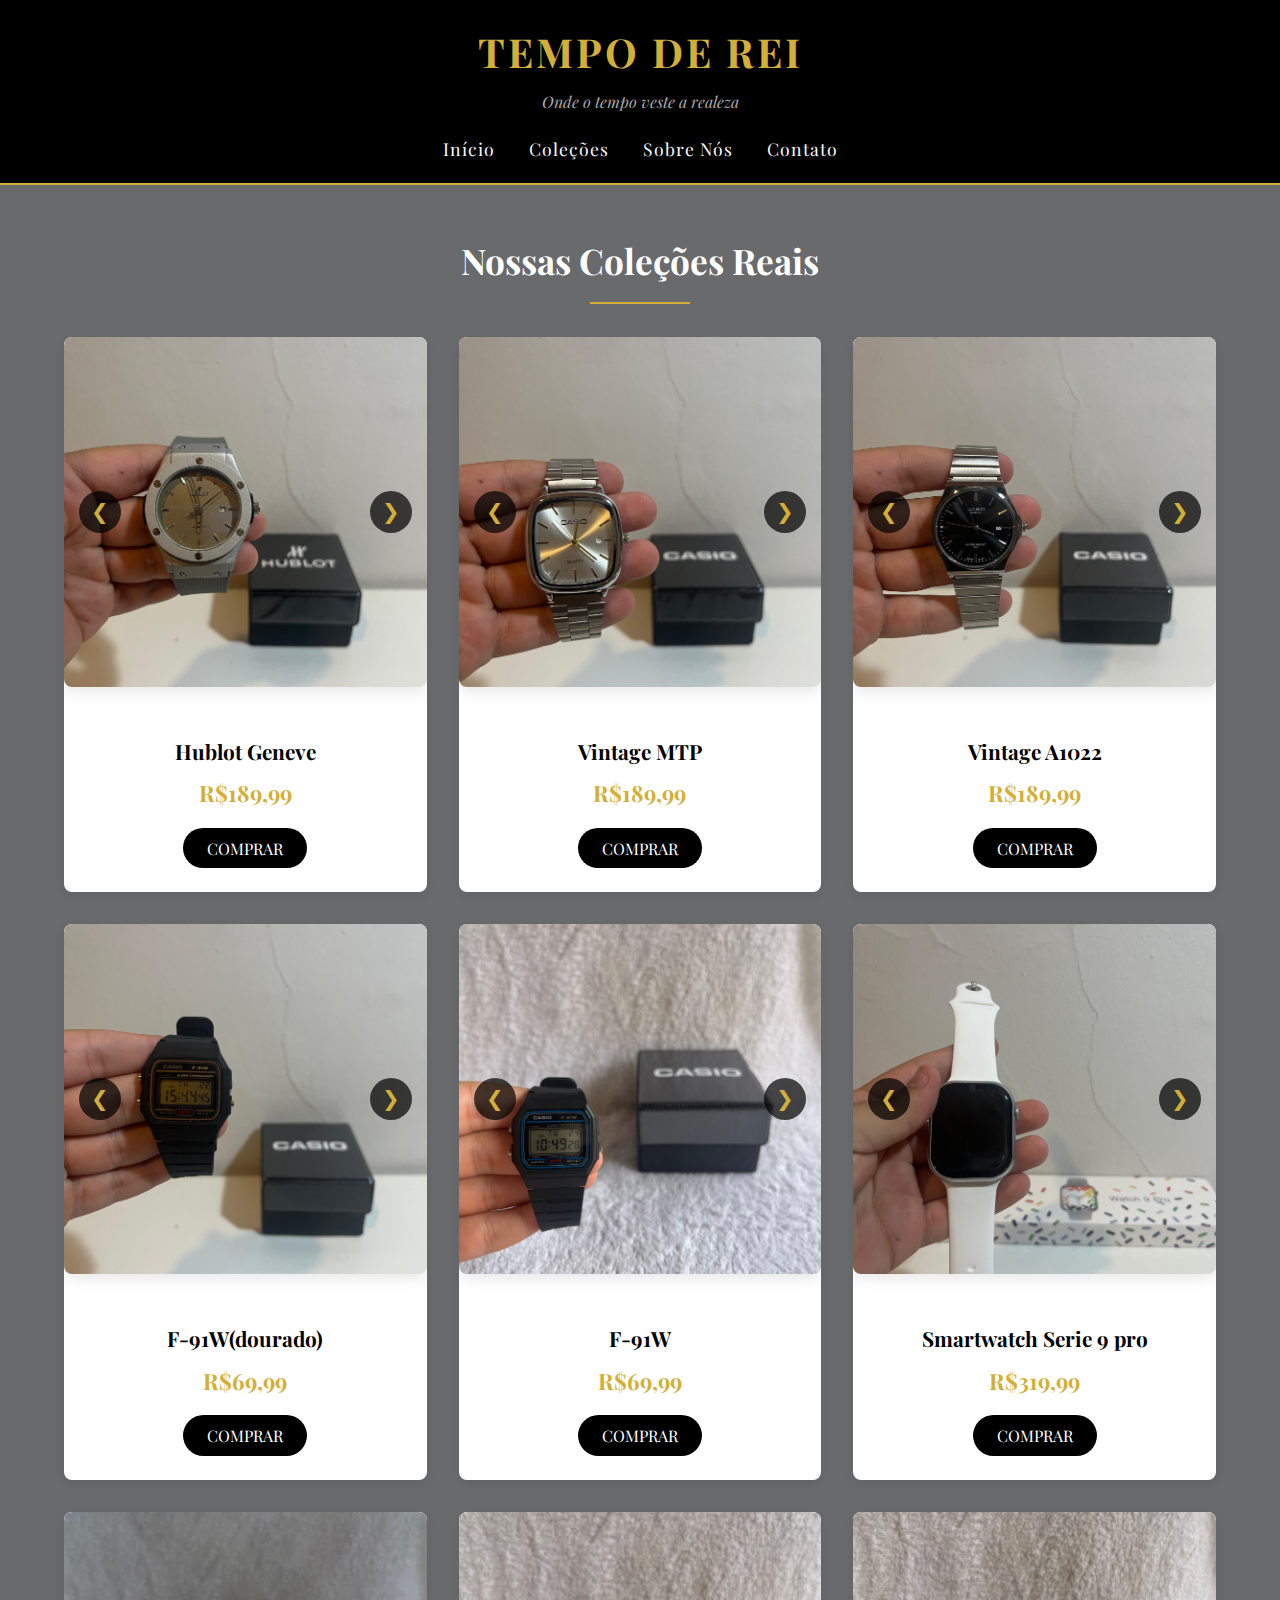
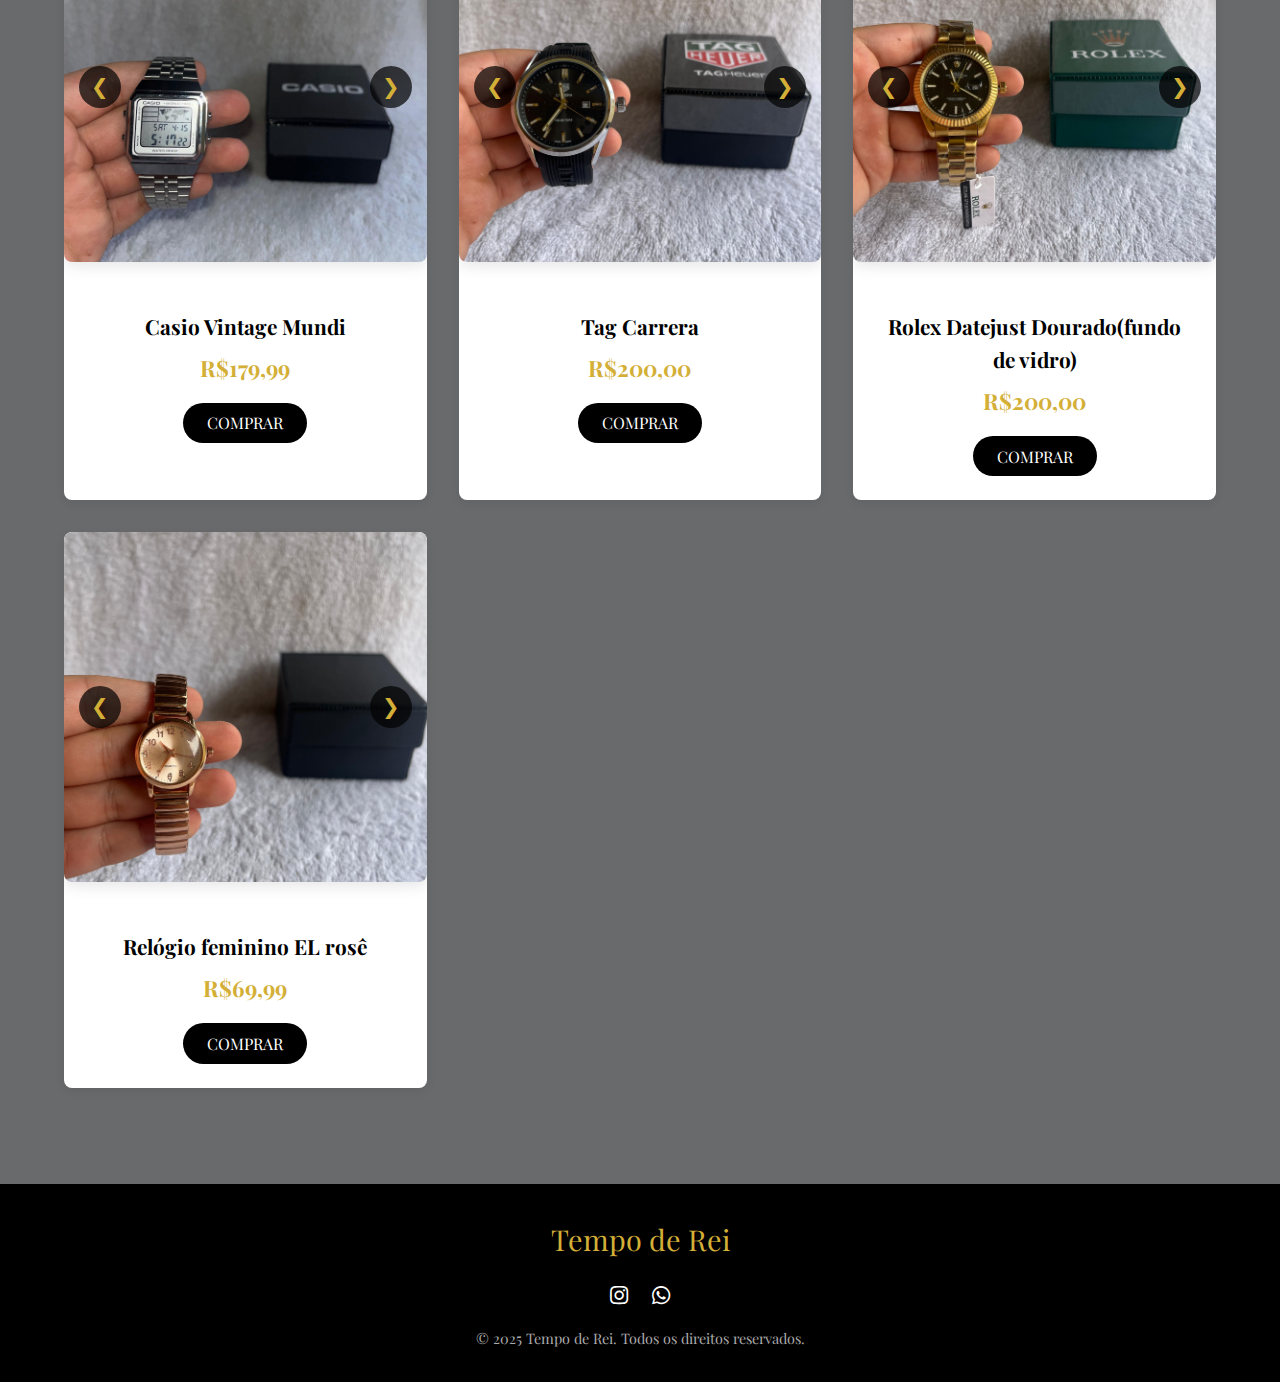
<file: coleção/colecao.html>
<!DOCTYPE html>
<html lang="en">

<head>
    <meta charset="UTF-8">
    <meta name="viewport" content="width=device-width, initial-scale=1.0">
    <title>Coleções - Tempo De Rei</title>
    <link rel="stylesheet" href="/coleção/style.css">
    <link href="https://fonts.googleapis.com/css2?family=Playfair+Display:wght@400;700&display=swap" rel="stylesheet">
</head>

<body>
    </head>

    <body>
        <!-- Header (mantido do código anterior) -->
        <header>
        <div class="logo-container">
            <h1 class="logo">Tempo de Rei</h1>
            <p class="slogan">Onde o tempo veste a realeza</p>
        </div>
        <nav>
            <a href="/index.html">Início</a>
            <a href="/coleção/colecao.html">Coleções</a>
            <a href="/sobre nós/sobre.html">Sobre Nós</a>
            <a href="/contato/contato.html">Contato</a>
        </nav>
    </header>

        <!-- Seção Coleções -->
        <section class="colecoes">
            <h2 class="titulo-secao">Nossas Coleções Reais</h2>

            <div class="grade-produtos">
                <!-- Produto 1 com Carrossel -->
                <div class="produto">
                    <div class="carrossel-container">
                        <div class="carrossel" id="carrossel1">
                            <img src="/imagens/hublot/hublot_frente.jpg" alt="Relógio Imperial - Foto 1">
                            <img src="/imagens/hublot/hublot_deitado.jpg" alt="Relógio Imperial - Foto 2">
                            <img src="/imagens/hublot/hublot_verso.jpg" alt="Relógio Imperial - Foto 3">
                        </div>
                        <div class="carrossel-botoes">
                            <button class="carrossel-btn" onclick="moverCarrossel('carrossel1', -1)">❮</button>
                            <button class="carrossel-btn" onclick="moverCarrossel('carrossel1', 1)">❯</button>
                        </div>
                        <div class="indicadores" id="indicadores1"></div>
                    </div>
                    <div class="produto-info">
                        <h3 class="produto-nome">Hublot Geneve</h3>
                        <p class="produto-preco">R$189,99</p>
                        <a href="https://wa.me/message/7AVN7SRH4VXWI1">
                            <button class="botao-comprar">COMPRAR</button>
                        </a>
                    </div>
                </div>

                <!-- Produto 2 com Carrossel -->
                <div class="produto">
                    <div class="carrossel-container">
                        <div class="carrossel" id="carrossel1">
                            <img src="/imagens/casio vintage/casiovintage_frente.jpg" alt="Relógio Imperial - Foto 1">
                            <img src="/imagens/casio vintage/casiovintage_deitado.jpg" alt="Relógio Imperial - Foto 2">
                            <img src="/imagens/casio vintage/casiovintage_verso.jpg" alt="Relógio Imperial - Foto 3">
                        </div>
                        <div class="carrossel-botoes">
                            <button class="carrossel-btn" onclick="moverCarrossel('carrossel1', -1)">❮</button>
                            <button class="carrossel-btn" onclick="moverCarrossel('carrossel1', 1)">❯</button>
                        </div>
                        <div class="indicadores" id="indicadores1"></div>
                    </div>
                    <div class="produto-info">
                        <h3 class="produto-nome">Vintage MTP</h3>
                        <p class="produto-preco">R$189,99</p>
                        <a href="https://wa.me/message/7AVN7SRH4VXWI1">
                            <button class="botao-comprar">COMPRAR</button>
                        </a>
                    </div>
                </div>

                <!-- Produto 3 com carrosel -->
                <div class="produto">
                    <div class="carrossel-container">
                        <div class="carrossel" id="carrossel1">
                            <img src="/imagens/casio vintage/casioredondo_frente.jpg" alt="Casio A1022">
                            <img src="/imagens/casio vintage/casioredondo_deitado.jpg" alt="Casio A1022">
                        </div>
                        <div class="carrossel-botoes">
                            <button class="carrossel-btn" onclick="moverCarrossel('carrossel1', -1)">❮</button>
                            <button class="carrossel-btn" onclick="moverCarrossel('carrossel1', 1)">❯</button>
                        </div>
                        <div class="indicadores" id="indicadores1"></div>
                    </div>
                    <div class="produto-info">
                        <h3 class="produto-nome">Vintage A1022</h3>
                        <p class="produto-preco">R$189,99</p>
                        <a href="https://wa.me/message/7AVN7SRH4VXWI1">
                            <button class="botao-comprar">COMPRAR</button>
                        </a>
                    </div>
                </div>

                <!-- Produto 4 com carrosel -->
                <div class="produto">
                    <div class="carrossel-container">
                        <div class="carrossel" id="carrossel1">
                            <img src="/imagens/casio/casiof-91w-frente.jpg" alt="Casio f-91w">
                            <img src="/imagens/casio/casiof-91w-verso.jpg" alt="Casio f-91w">
                        </div>
                        <div class="carrossel-botoes">
                            <button class="carrossel-btn" onclick="moverCarrossel('carrossel1', -1)">❮</button>
                            <button class="carrossel-btn" onclick="moverCarrossel('carrossel1', 1)">❯</button>
                        </div>
                        <div class="indicadores" id="indicadores1"></div>
                    </div>
                    <div class="produto-info">
                        <h3 class="produto-nome">F-91W(dourado)</h3>
                        <p class="produto-preco">R$69,99</p>
                        <a href="https://wa.me/message/7AVN7SRH4VXWI1">
                            <button class="botao-comprar">COMPRAR</button>
                        </a>
                    </div>
                </div>

                <div class="produto">
                    <div class="carrossel-container">
                        <div class="carrossel" id="carrossel1">
                            <img src="/imagens/casio/casiof-91w-normal_frente.jpg" alt="Casio f-91w">
                            <img src="/imagens/casio/casiof-91w-normal_deitado.jpg" alt="Casio f-91w">
                            <img src="/imagens/casio/casiof-91w-normal_tras.jpg" alt="Casio f-91w">
                        </div>
                        <div class="carrossel-botoes">
                            <button class="carrossel-btn" onclick="moverCarrossel('carrossel1', -1)">❮</button>
                            <button class="carrossel-btn" onclick="moverCarrossel('carrossel1', 1)">❯</button>
                        </div>
                        <div class="indicadores" id="indicadores1"></div>
                    </div>
                    <div class="produto-info">
                        <h3 class="produto-nome">F-91W</h3>
                        <p class="produto-preco">R$69,99</p>
                        <a href="https://wa.me/message/7AVN7SRH4VXWI1">
                            <button class="botao-comprar">COMPRAR</button>
                        </a>
                    </div>
                </div>

                <div class="produto">
                    <div class="carrossel-container">
                        <div class="carrossel" id="carrossel1">
                            <img src="/imagens/smartwatch/serie 9 pro.jpg" alt="Casio A1022">
                            <img src="/imagens/smartwatch/serie 9 pro_verso.jpg" alt="Casio A1022">
                        </div>
                        <div class="carrossel-botoes">
                            <button class="carrossel-btn" onclick="moverCarrossel('carrossel1', -1)">❮</button>
                            <button class="carrossel-btn" onclick="moverCarrossel('carrossel1', 1)">❯</button>
                        </div>
                        <div class="indicadores" id="indicadores1"></div>
                    </div>
                    <div class="produto-info">
                        <h3 class="produto-nome">Smartwatch Serie 9 pro</h3>
                        <p class="produto-preco">R$319,99</p>
                        <a href="https://wa.me/message/7AVN7SRH4VXWI1">
                            <button class="botao-comprar">COMPRAR</button>
                        </a>
                    </div>
                </div>

                <div class="produto">
                    <div class="carrossel-container">
                        <div class="carrossel" id="carrossel1">
                            <img src="/imagens/casio vintage/casiodigital_frente.jpg" alt="Casio Vintage Mundi">
                            <img src="/imagens/casio vintage/casiodigital_deitado.jpg" alt="Casio Vintage Mundi">
                            <img src="/imagens/casio vintage/casiodigital_trás.jpg" alt="Casio Vintage Mundi">
                        </div>
                        <div class="carrossel-botoes">
                            <button class="carrossel-btn" onclick="moverCarrossel('carrossel1', -1)">❮</button>
                            <button class="carrossel-btn" onclick="moverCarrossel('carrossel1', 1)">❯</button>
                        </div>
                        <div class="indicadores" id="indicadores1"></div>
                    </div>
                    <div class="produto-info">
                        <h3 class="produto-nome">Casio Vintage Mundi</h3>
                        <p class="produto-preco">R$179,99</p>
                        <a href="https://wa.me/message/7AVN7SRH4VXWI1">
                            <button class="botao-comprar">COMPRAR</button>
                        </a>
                    </div>
                </div>

                <div class="produto">
                    <div class="carrossel-container">
                        <div class="carrossel" id="carrossel1">
                            <img src="/imagens/tag/tag_frente.jpg" alt="Tag Carrera">
                            <img src="/imagens/tag/tag_deitado.jpg" alt="Tag Carrera">
                            <img src="/imagens/tag/tag_tras.jpg" alt="Tag Carrera">
                        </div>
                        <div class="carrossel-botoes">
                            <button class="carrossel-btn" onclick="moverCarrossel('carrossel1', -1)">❮</button>
                            <button class="carrossel-btn" onclick="moverCarrossel('carrossel1', 1)">❯</button>
                        </div>
                        <div class="indicadores" id="indicadores1"></div>
                    </div>
                    <div class="produto-info">
                        <h3 class="produto-nome">Tag Carrera</h3>
                        <p class="produto-preco">R$200,00</p>
                        <a href="https://wa.me/message/7AVN7SRH4VXWI1">
                            <button class="botao-comprar">COMPRAR</button>
                        </a>
                    </div>
                </div>

                <div class="produto">
                    <div class="carrossel-container">
                        <div class="carrossel" id="carrossel1">
                            <img src="/imagens/rolex/rolexdatejust.vidro_frente.jpg" alt="Rolex Datejust Dourado">
                            <img src="/imagens/rolex/rolexdatejust.vidro_deitado.jpg" alt="Rolex Datejust Dourado">
                            <img src="/imagens/rolex/rolexdatejust.vidro_tras.jpg" alt="Rolex Datejust Dourado">
                            <img src="/imagens/rolex/rolexdatejust.vidro_fundo.jpg" alt="Rolex Datejust Dourado">
                        </div>
                        <div class="carrossel-botoes">
                            <button class="carrossel-btn" onclick="moverCarrossel('carrossel1', -1)">❮</button>
                            <button class="carrossel-btn" onclick="moverCarrossel('carrossel1', 1)">❯</button>
                        </div>
                        <div class="indicadores" id="indicadores1"></div>
                    </div>
                    <div class="produto-info">
                        <h3 class="produto-nome">Rolex Datejust Dourado(fundo de vidro)</h3>
                        <p class="produto-preco">R$200,00</p>
                        <a href="https://wa.me/message/7AVN7SRH4VXWI1">
                            <button class="botao-comprar">COMPRAR</button>
                        </a>
                    </div>
                </div>

                <div class="produto">
                    <div class="carrossel-container">
                        <div class="carrossel" id="carrossel1">
                            <img src="/imagens/feminino/relogiofemininoelrose_frente.jpg" alt="Rolex Datejust Dourado">
                            <img src="/imagens/feminino/relogiofemininoelrose_deitado.jpg" alt="Rolex Datejust Dourado">
                            <img src="/imagens/feminino/relogiofemininoelrose_tras.jpg" alt="Rolex Datejust Dourado">
                        </div>
                        <div class="carrossel-botoes">
                            <button class="carrossel-btn" onclick="moverCarrossel('carrossel1', -1)">❮</button>
                            <button class="carrossel-btn" onclick="moverCarrossel('carrossel1', 1)">❯</button>
                        </div>
                        <div class="indicadores" id="indicadores1"></div>
                    </div>
                    <div class="produto-info">
                        <h3 class="produto-nome">Relógio feminino EL rosê</h3>
                        <p class="produto-preco">R$69,99</p>
                        <a href="https://wa.me/message/7AVN7SRH4VXWI1">
                            <button class="botao-comprar">COMPRAR</button>
                        </a>
                    </div>
                </div>
            </div>
        </section>

        <footer>
            <div class="footer-logo">Tempo de Rei</div>
            <div class="social-links">
                <a href="https://www.instagram.com/tempo_de_rei?igsh=M2kyc25qeHV0eGoy"><i
                        class="fab fa-instagram"></i></a>
                <a href="https://wa.me/message/7AVN7SRH4VXWI1"><i class="fab fa-whatsapp"></i></a>
            </div>
            <p class="copyright">© 2025 Tempo de Rei. Todos os direitos reservados.</p>
        </footer>

        <!-- Link para Font Awesome (ícones) -->
        <link rel="stylesheet" href="https://cdnjs.cloudflare.com/ajax/libs/font-awesome/5.15.3/css/all.min.css">
        <script src="/coleção/script.js"></script>
    </body>

</html>
</file>
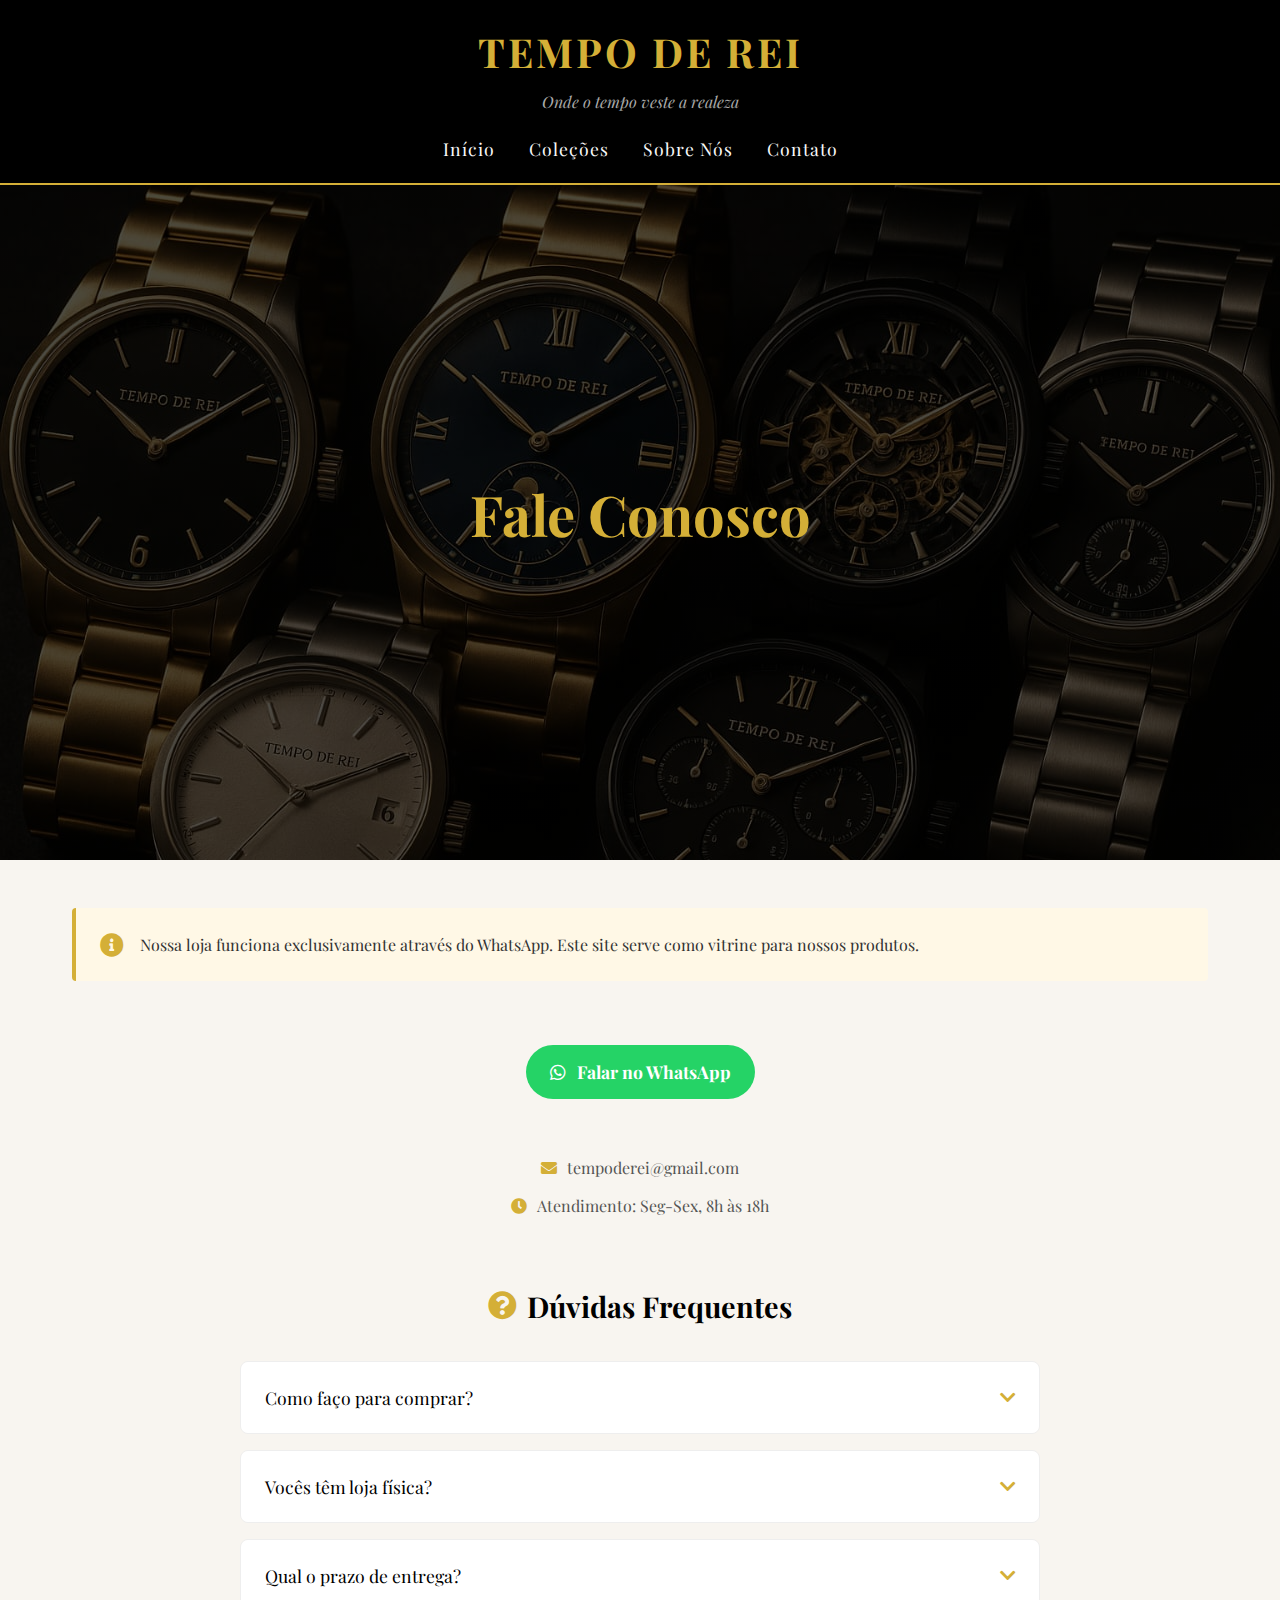
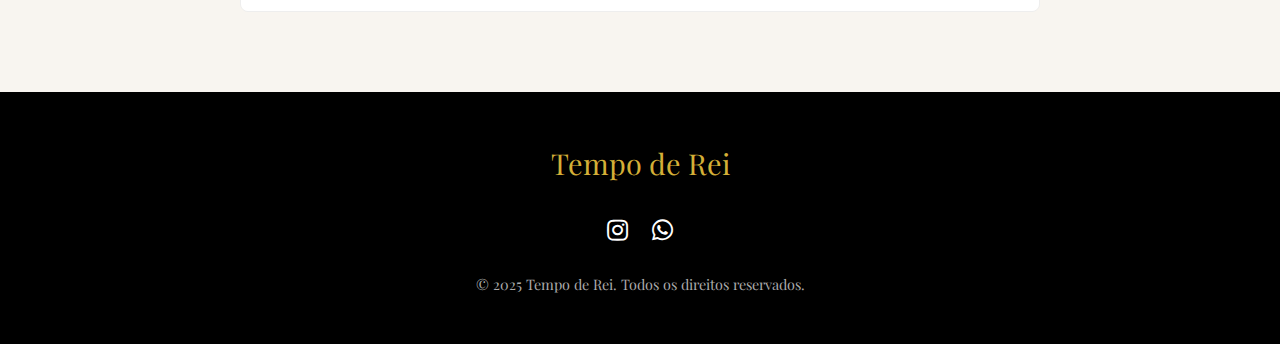
<file: contato/contato.html>
<!DOCTYPE html>
<html lang="pt-BR">
<head>
    <meta charset="UTF-8">
    <meta name="viewport" content="width=device-width, initial-scale=1.0">
    <title>Contato - Tempo de Rei</title>
    <link href="https://fonts.googleapis.com/css2?family=Playfair+Display:wght@400;700&display=swap" rel="stylesheet">
    <link rel="stylesheet" href="https://cdnjs.cloudflare.com/ajax/libs/font-awesome/5.15.3/css/all.min.css">
    <link rel="stylesheet" href="style.css">
</head>
<body>
    <!-- Header consistente com outras páginas -->
    <header>
        <div class="logo-container">
            <h1 class="logo">Tempo de Rei</h1>
            <p class="slogan">Onde o tempo veste a realeza</p>
        </div>
        <nav>
            <a href="index.html">Início</a>
            <a href="/coleção/colecao.html">Coleções</a>
            <a href="/sobre nós/sobre.html">Sobre Nós</a>
            <a href="/contato/contato.html">Contato</a>
        </nav>
    </header>

    <!-- Hero Section -->
    <section class="hero-contato">
        <div class="hero-content">
            <h1>Fale Conosco</h1>
        </div>
    </section>

    <!-- Conteúdo Principal -->
    <main class="contato-container">
        <!-- Aviso Vitrine -->
        <div class="aviso-vitrine">
            <i class="fas fa-info-circle"></i>
            <p>Nossa loja funciona exclusivamente através do WhatsApp. Este site serve como vitrine para nossos produtos.</p>
        </div>

        <!-- Contato Direto -->
        <div class="contato-direto">
            <a href="https://wa.me/message/7AVN7SRH4VXWI1" class="btn-whatsapp">
                <i class="fab fa-whatsapp"></i> Falar no WhatsApp
            </a>
            
            <div class="contato-info">
                <p><i class="fas fa-envelope"></i> tempoderei@gmail.com</p>
                <p><i class="fas fa-clock"></i> Atendimento: Seg-Sex, 8h às 18h</p>
            </div>
        </div>

        <!-- Dúvidas Frequentes -->
        <section class="faq">
            <h2><i class="fas fa-question-circle"></i> Dúvidas Frequentes</h2>
            
            <div class="faq-item">
                <button class="faq-pergunta">
                    Como faço para comprar?
                    <i class="fas fa-chevron-down"></i>
                </button>
                <div class="faq-resposta">
                    <p>Entre em contato diretamente pelo WhatsApp informando o modelo desejado da nossa coleção.</p>
                </div>
            </div>
            
            <div class="faq-item">
                <button class="faq-pergunta">
                    Vocês têm loja física?
                    <i class="fas fa-chevron-down"></i>
                </button>
                <div class="faq-resposta">
                    <p>Atuamos exclusivamente online, o que nos permite oferecer os melhores preços.</p>
                </div>
            </div>
            
            <div class="faq-item">
                <button class="faq-pergunta">
                    Qual o prazo de entrega?
                    <i class="fas fa-chevron-down"></i>
                </button>
                <div class="faq-resposta">
                    <p>Enviamos para todo Brasil em 5-10 dias úteis após confirmação do pedido.</p>
                </div>
            </div>
        </section>
    </main>

    <!-- Footer -->
    <footer>
        <div class="footer-logo">Tempo de Rei</div>
        <div class="social-links">
            <a href="https://www.instagram.com/tempo_de_rei?igsh=M2kyc25qeHV0eGoy"><i class="fab fa-instagram"></i></a>
            <a href="https://wa.me/message/7AVN7SRH4VXWI1"><i class="fab fa-whatsapp"></i></a>
        </div>
        <p class="copyright">© 2025 Tempo de Rei. Todos os direitos reservados.</p>
    </footer>

    <!-- JavaScript -->
    <script src="/contato/script.js"></script>
</body>
</html>
</file>
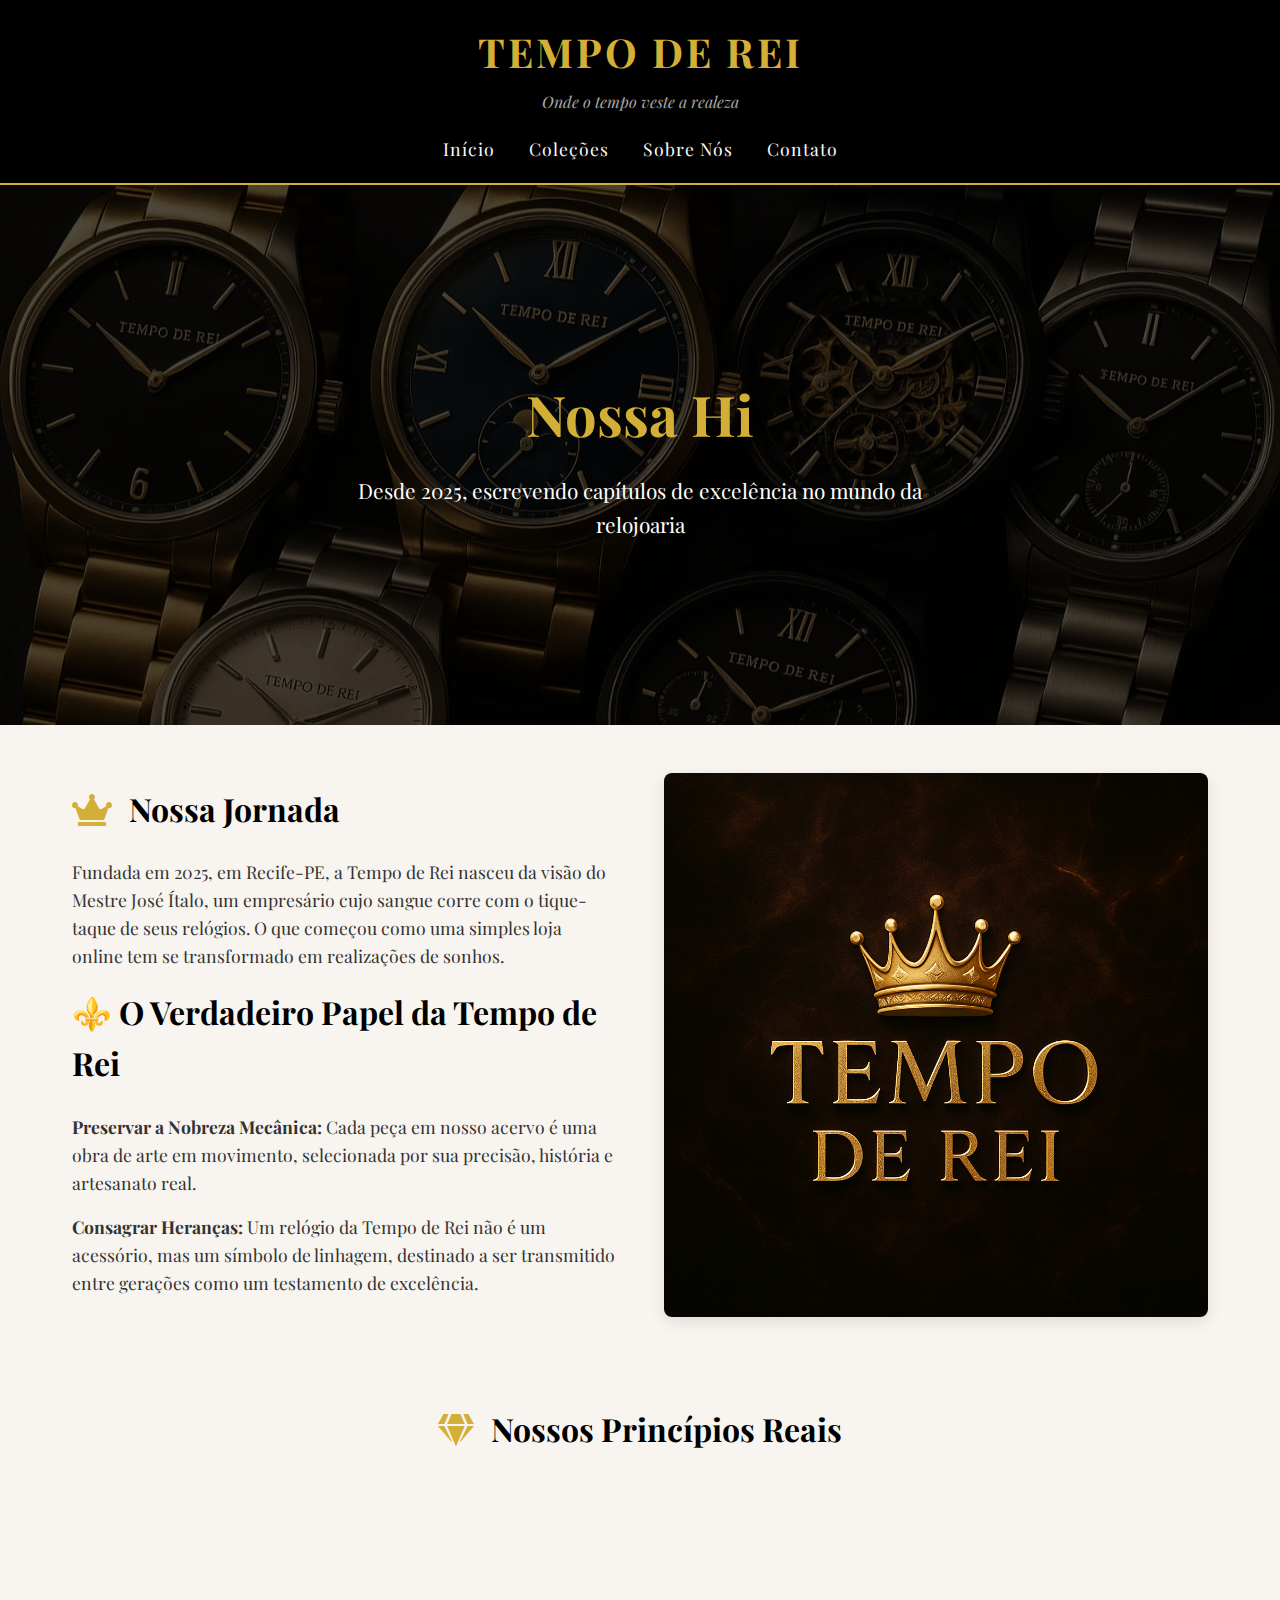
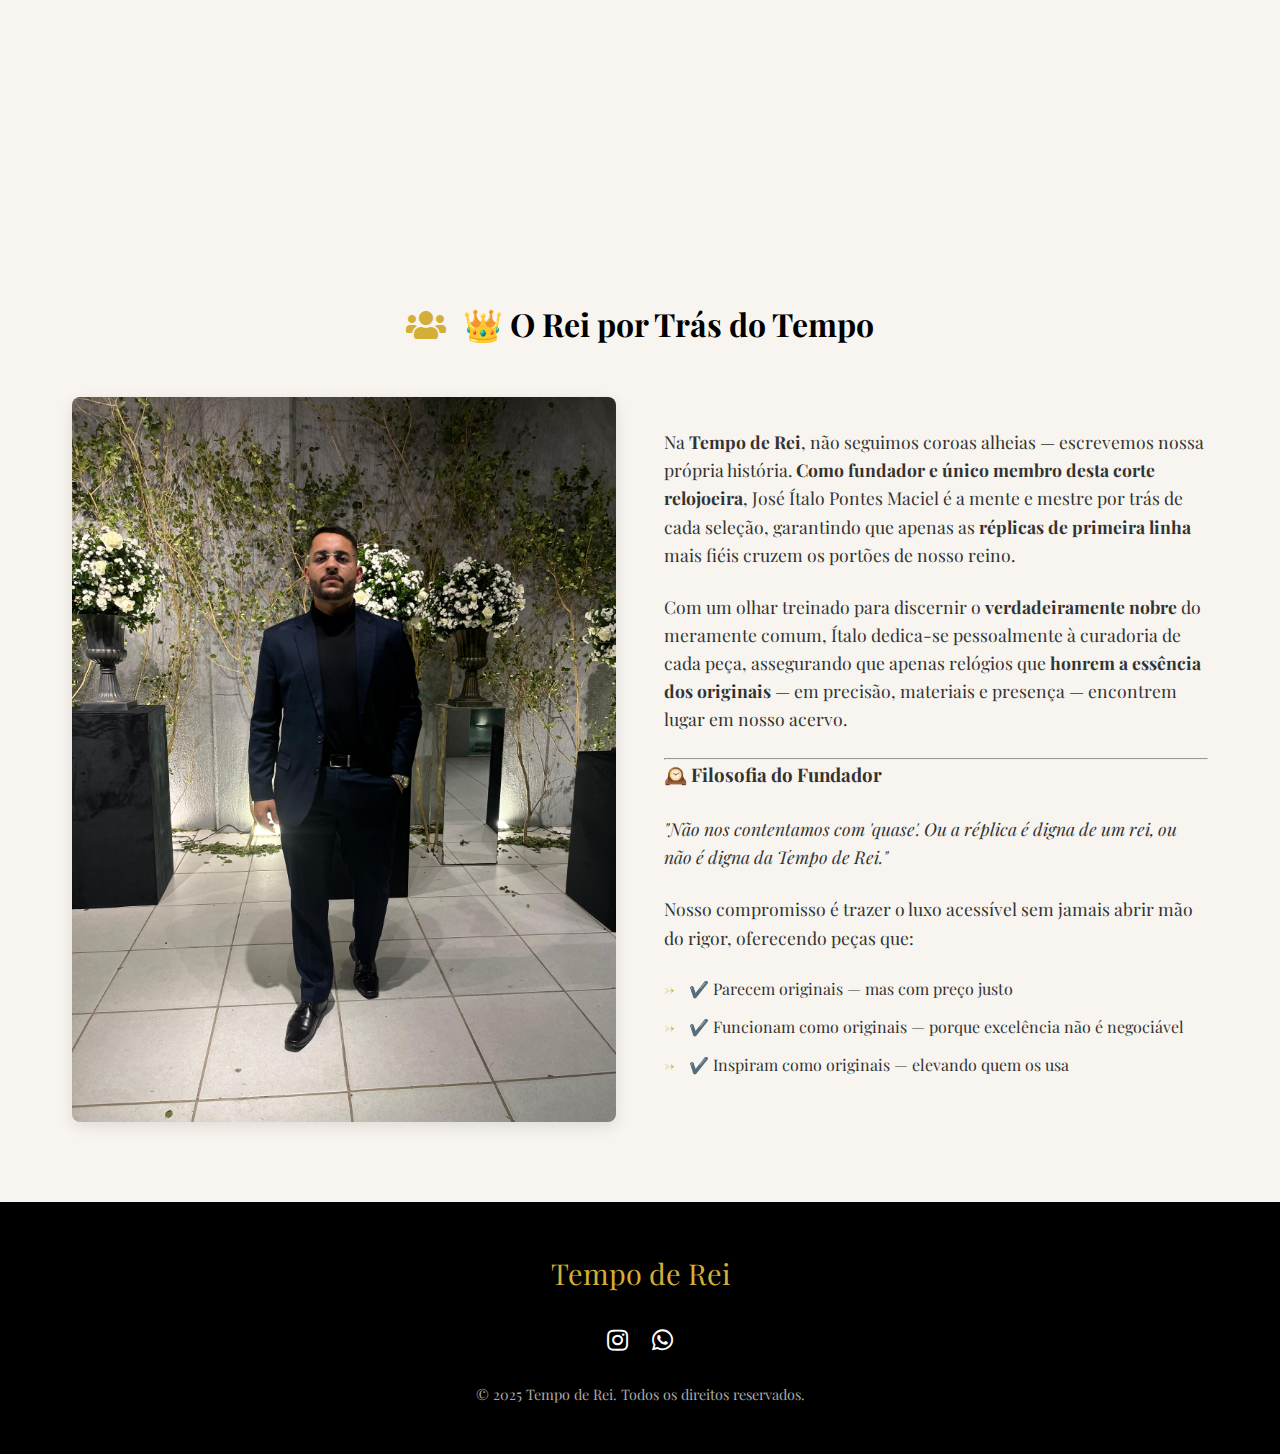
<file: sobre nós/sobre.html>
<!DOCTYPE html>
<html lang="pt-BR">
<head>
    <meta charset="UTF-8">
    <meta name="viewport" content="width=device-width, initial-scale=1.0">
    <title>Sobre Nós - Tempo de Rei</title>
    <link href="https://fonts.googleapis.com/css2?family=Playfair+Display:wght@400;700&display=swap" rel="stylesheet">
    <link rel="stylesheet" href="https://cdnjs.cloudflare.com/ajax/libs/font-awesome/5.15.3/css/all.min.css">
    <link rel="stylesheet" href="style.css">
</head>
<body>
    <!-- Header consistente com outras páginas -->
    <header>
        <div class="logo-container">
            <h1 class="logo">Tempo de Rei</h1>
            <p class="slogan">Onde o tempo veste a realeza</p>
        </div>
        <nav>
            <a href="/inicio/index.html">Início</a>
            <a href="/coleção/colecao.html">Coleções</a>
            <a href="/sobre nós/sobre.html">Sobre Nós</a>
            <a href="/contato/contato.html">Contato</a>
        </nav>
    </header>

    <!-- Hero Section -->
    <section class="hero-sobre">
        <div class="hero-content">
            <h1>Nossa História Real</h1>
            <p>Desde 2025, escrevendo capítulos de excelência no mundo da relojoaria</p>
        </div>
    </section>

    <!-- Conteúdo Principal -->
    <main class="sobre-container">
        <!-- Seção Nossa História -->
        <section class="historia">
            <div class="texto-historia">
                <h2><i class="fas fa-crown"></i> Nossa Jornada</h2>
                <p>Fundada em 2025, em Recife-PE, a Tempo de Rei nasceu da visão do Mestre José Ítalo, um empresário cujo sangue corre com o tique-taque de seus relógios. O que começou como uma simples loja online tem se transformado em realizações de sonhos.</p>
                <h2>⚜️ O Verdadeiro Papel da Tempo de Rei</h2>
                <p><strong>Preservar a Nobreza Mecânica:</strong> Cada peça em nosso acervo é uma obra de arte em movimento, selecionada por sua precisão, história e artesanato real.</p>
                <p><strong>Consagrar Heranças:</strong> Um relógio da Tempo de Rei não é um acessório, mas um símbolo de linhagem, destinado a ser transmitido entre gerações como um testamento de excelência.</p>
            </div>
            <div class="imagem-historia">
                <img src="/imagens/logo/logo_nova.png" alt="Nossa logo">
            </div>
        </section>

        <!-- Seção Valores -->
        <section class="valores">
            <h2><i class="fas fa-gem"></i> Nossos Princípios Reais</h2>
            <div class="valores-grid">
                <div class="valor-card">
                    <i class="fas fa-award"></i>
                    <h3>👑 Excelência Soberana</h3>
                    <p>Garantimos a procedência. <strong>Replicamos a realeza, não a vulgaridade.</strong></p>
                </div>
                <div class="valor-card">
                    <i class="fas fa-hand-holding-heart"></i>
                    <h3>⚜️Honestidade como coroa</h3>
                    <p>Amamos o que fazemos e isso se reflete em cada detalhe do nosso atendimento. <strong>Um rei não engana, mas escolhe sabiamente.</strong></p>
                </div>
                <div class="valor-card">
                    <i class="fas fa-clock"></i>
                    <h3>🕰️ Acessibilidade Real</h3>
                    <p>Preços que permitem viver como rei, sem fortunas de monarca. <strong>A elegância não deve ser privilégio de poucos.</strong></p>
                </div>
            </div>
        </section>

        <!-- Seção Equipe -->
        <section class="equipe">
            <h2><i class="fas fa-users"></i> 👑 O Rei por Trás do Tempo</h2>
            <div class="equipe-content">
                <img src="/imagens/fundador/imagem do sócio fundador.jpg" alt="Nossa equipe">
                <div class="equipe-texto">
                    <p>Na <strong>Tempo de Rei</strong>, não seguimos coroas alheias — escrevemos nossa própria história. <strong>Como fundador e único membro desta corte relojoeira</strong>, José Ítalo Pontes Maciel é a mente e mestre por trás de cada seleção, garantindo que apenas as <strong>réplicas de primeira linha</strong> mais fiéis cruzem os portões de nosso reino.</p>
                    <p>Com um olhar treinado para discernir o <strong>verdadeiramente nobre</strong> do meramente comum, Ítalo dedica-se pessoalmente à curadoria de cada peça, assegurando que apenas relógios que <strong>honrem a essência dos originais</strong> — em precisão, materiais e presença — encontrem lugar em nosso acervo.</p>
                    <hr>
                    <h3>🕰️ Filosofia do Fundador</h3>
                    <br>
                    <p><i>"Não nos contentamos com 'quase'. Ou a réplica é digna de um rei, ou não é digna da Tempo de Rei."</i></p>
                    <p>Nosso compromisso é trazer o luxo acessível sem jamais abrir mão do rigor, oferecendo peças que:</p>
                    <ul>
                        <li>✔️ Parecem originais — mas com preço justo</li>
                        <li>✔️ Funcionam como originais — porque excelência não é negociável</li>
                        <li>✔️ Inspiram como originais — elevando quem os usa</li>
                    </ul>
                </div>
            </div>
        </section>
    </main>

    <!-- Footer consistente -->
    <footer>
        <div class="footer-logo">Tempo de Rei</div>
        <div class="social-links">
            <a href="https://www.instagram.com/tempo_de_rei?igsh=M2kyc25qeHV0eGoy"><i class="fab fa-instagram"></i></a>
            <a href="https://wa.me/message/7AVN7SRH4VXWI1"><i class="fab fa-whatsapp"></i></a>
        </div>
        <p class="copyright">© 2025 Tempo de Rei. Todos os direitos reservados.</p>
    </footer>
    <script src="/sobre nós/script.js"></script>
</body>
</html>
</file>
<file: contato/style.css>
/* [Mantenha todos os estilos anteriores e ADICIONE:] */
/* ===== BASE ===== */
* {
    margin: 0;
    padding: 0;
    box-sizing: border-box;
}

body {
    font-family: 'Playfair Display', serif;
    background-color: #f8f5f0;
    color: #333;
    line-height: 1.6;
}

/* ===== HEADER ===== */
header {
    background-color: #000;
    padding: 20px 0;
    border-bottom: 2px solid #d4af37;
    /* Dourado */
}

.logo-container {
    text-align: center;
}

.logo {
    font-size: 2.5rem;
    color: #d4af37;
    letter-spacing: 3px;
    text-transform: uppercase;
    margin: 0;
}

.slogan {
    font-style: italic;
    color: #aaa;
    margin-top: 5px;
}

nav {
    text-align: center;
    margin-top: 20px;
}

nav a {
    color: #f8f8f8;
    text-decoration: none;
    margin: 0 15px;
    font-size: 1.1rem;
    letter-spacing: 1px;
    transition: color 0.3s;
}

nav a:hover {
    color: #d4af37;
}

/* ===== AVISO VITRINE ===== */
.aviso-vitrine {
    background: #fff8e6;
    border-left: 4px solid #d4af37;
    padding: 1.5rem;
    margin: 2rem 0;
    display: flex;
    align-items: center;
    gap: 1rem;
    border-radius: 4px;
}

.aviso-vitrine i {
    color: #d4af37;
    font-size: 1.5rem;
    flex-shrink: 0;
}

/* ===== CONTATO DIRETO ===== */
.contato-direto {
    text-align: center;
    margin: 3rem 0;
}

.btn-whatsapp {
    display: inline-block;
    background: #25D366;
    color: white;
    padding: 1rem 2rem;
    border-radius: 30px;
    text-decoration: none;
    font-weight: bold;
    font-size: 1.1rem;
    transition: all 0.3s;
    margin-bottom: 2rem;
}

.btn-whatsapp:hover {
    background: #128C7E;
    transform: translateY(-3px);
    box-shadow: 0 5px 15px rgba(0, 0, 0, 0.1);
}

.btn-whatsapp i {
    margin-right: 10px;
}

.contato-info {
    margin-top: 1.5rem;
}

.contato-info p {
    margin: 0.8rem 0;
    display: flex;
    align-items: center;
    justify-content: center;
    gap: 10px;
    color: #555;
}

.contato-info i {
    color: #d4af37;
}

/* [Mantenha os estilos anteriores do FAQ e Footer] */

/* ===== HERO CONTATO ===== */
.hero-contato {
    background: linear-gradient(rgba(0, 0, 0, 0.7), rgba(0, 0, 0, 0.7)), url('/imagens/fundo/fundo.jpg');
    background-size: cover;
    background-position: center;
    height: 75vh;
    display: flex;
    align-items: center;
    justify-content: center;
    text-align: center;
    color: white;
}

.hero-content h1 {
    font-size: 3.5rem;
    margin-bottom: 1rem;
    color: #d4af37;
}

.hero-content p {
    font-size: 1.3rem;
    max-width: 600px;
    margin: 0 auto;
}

/* ===== CONTATO CONTAINER ===== */
.contato-container {
    max-width: 1200px;
    margin: 3rem auto;
    padding: 0 2rem;
}

.contato-grid {
    display: grid;
    grid-template-columns: 1fr 1fr;
    gap: 3rem;
    margin-bottom: 4rem;
}

/* FORMULÁRIO */
.form-contato {
    background: white;
    padding: 2.5rem;
    border-radius: 8px;
    box-shadow: 0 5px 15px rgba(0, 0, 0, 0.05);
}

.form-contato h2 {
    font-size: 1.8rem;
    margin-bottom: 2rem;
    color: #000;
    display: flex;
    align-items: center;
    gap: 10px;
}

.form-contato h2 i {
    color: #d4af37;
}

.form-group {
    position: relative;
    margin-bottom: 2rem;
}

.form-group input,
.form-group select,
.form-group textarea {
    width: 100%;
    padding: 1rem;
    border: 1px solid #ddd;
    border-radius: 4px;
    font-family: 'Playfair Display';
    font-size: 1rem;
    background: transparent;
    z-index: 1;
}

.form-group textarea {
    resize: vertical;
    min-height: 150px;
}

.form-group label {
    position: absolute;
    left: 1rem;
    top: 1rem;
    color: #777;
    transition: all 0.3s;
    background: white;
    padding: 0 5px;
}

.form-group input:focus + label,
.form-group input:valid + label,
.form-group select:focus + label,
.form-group select:valid + label,
.form-group textarea:focus + label,
.form-group textarea:valid + label {
    top: -0.5rem;
    left: 0.8rem;
    font-size: 0.8rem;
    color: #d4af37;
    z-index: 2;
}

.btn-real {
    background: #000;
    color: white;
    border: none;
    padding: 1rem 2rem;
    border-radius: 30px;
    font-family: 'Playfair Display';
    font-size: 1.1rem;
    cursor: pointer;
    transition: all 0.3s;
    display: flex;
    align-items: center;
    gap: 10px;
    margin: 0 auto;
}

.btn-real:hover {
    background: #d4af37;
    color: #000;
    transform: translateY(-3px);
}

/* INFORMAÇÕES */
.info-contato h2 {
    font-size: 1.8rem;
    margin-bottom: 2rem;
    color: #000;
    display: flex;
    align-items: center;
    gap: 10px;
}

.info-contato h2 i {
    color: #d4af37;
}

.info-card {
    background: white;
    padding: 1.5rem;
    border-radius: 8px;
    margin-bottom: 1.5rem;
    box-shadow: 0 3px 10px rgba(0, 0, 0, 0.05);
    transition: transform 0.3s;
}

.info-card:hover {
    transform: translateY(-5px);
}

.info-card i {
    font-size: 1.5rem;
    color: #d4af37;
    margin-bottom: 0.5rem;
}

.info-card h3 {
    font-size: 1.2rem;
    margin-bottom: 0.5rem;
    color: #000;
}

.info-card p {
    color: #555;
    line-height: 1.6;
}

.redes-reais {
    background: white;
    padding: 1.5rem;
    border-radius: 8px;
    box-shadow: 0 3px 10px rgba(0, 0, 0, 0.05);
}

.redes-reais h3 {
    font-size: 1.2rem;
    margin-bottom: 1rem;
    color: #000;
}

.icones-redes {
    display: flex;
    gap: 1.5rem;
}

.rede-social {
    color: #000;
    font-size: 1.5rem;
    transition: all 0.3s;
}

.rede-social:hover {
    color: #d4af37;
    transform: scale(1.2);
}

/* MAPA */
.mapa-real {
    margin-top: 4rem;
}

.mapa-real h2 {
    font-size: 1.8rem;
    margin-bottom: 2rem;
    color: #000;
    display: flex;
    align-items: center;
    gap: 10px;
    text-align: center;
    justify-content: center;
}

.mapa-real h2 i {
    color: #d4af37;
}

.mapa-container {
    height: 400px;
    border-radius: 8px;
    overflow: hidden;
    box-shadow: 0 5px 15px rgba(0, 0, 0, 0.1);
}

.mapa-container iframe {
    width: 100%;
    height: 100%;
    border: none;
}

/* ===== FOOTER ===== */
footer {
    background: #000;
    color: white;
    text-align: center;
    padding: 3rem 0;
    margin-top: 5rem;
}

.footer-logo {
    color: #d4af37;
    font-size: 1.8rem;
    margin-bottom: 1.5rem;
}

.social-links {
    display: flex;
    justify-content: center;
    gap: 1.5rem;
    margin-bottom: 1.5rem;
}

.social-links a {
    color: white;
    font-size: 1.5rem;
    transition: color 0.3s;
}

.social-links a:hover {
    color: #d4af37;
}

.copyright {
    color: #aaa;
    font-size: 0.9rem;
}

/* ===== RESPONSIVO ===== */
@media (max-width: 768px) {
    .contato-grid {
        grid-template-columns: 1fr;
    }
    
    .hero-content h1 {
        font-size: 2.5rem;
    }
    
    nav {
        flex-wrap: wrap;
        gap: 1rem;
        padding: 0 1rem;
    }
    
    .mapa-container {
        height: 300px;
    }
}
/* FAQ */
.faq {
    max-width: 800px;
    margin: 4rem auto 0;
}

.faq h2 {
    font-size: 1.8rem;
    margin-bottom: 2rem;
    color: #000;
    display: flex;
    align-items: center;
    gap: 10px;
    text-align: center;
    justify-content: center;
}

.faq h2 i {
    color: #d4af37;
}

.faq-item {
    margin-bottom: 1rem;
    border: 1px solid #eee;
    border-radius: 8px;
    overflow: hidden;
}

.faq-pergunta {
    width: 100%;
    padding: 1.5rem;
    text-align: left;
    background: white;
    border: none;
    display: flex;
    justify-content: space-between;
    align-items: center;
    font-family: 'Playfair Display';
    font-size: 1.1rem;
    cursor: pointer;
    transition: all 0.3s;
}

.faq-pergunta:hover {
    background: #f9f9f9;
}

.faq-pergunta i {
    color: #d4af37;
    transition: transform 0.3s;
}

.faq-resposta {
    padding: 0 1.5rem;
    max-height: 0;
    overflow: hidden;
    transition: max-height 0.3s ease;
    background: white;
}

.faq-resposta p {
    padding: 1rem 0;
}

.faq-item.ativo .faq-pergunta i {
    transform: rotate(180deg);
}

.faq-item.ativo .faq-resposta {
    max-height: 300px;
}

/* Botão WhatsApp */
.btn-whatsapp {
    display: inline-block;
    background: #25D366;
    color: white;
    padding: 0.8rem 1.5rem;
    border-radius: 30px;
    margin-top: 1rem;
    text-decoration: none;
    font-weight: bold;
    transition: all 0.3s;
}

.btn-whatsapp:hover {
    background: #128C7E;
    transform: translateY(-3px);
}

.btn-whatsapp i {
    margin-right: 8px;
}
</file>
<file: sobre nós/style.css>
/* ===== BASE ===== */
* {
    margin: 0;
    padding: 0;
    box-sizing: border-box;
}

body {
    font-family: 'Playfair Display', serif;
    background-color: #f8f5f0;
    color: #333;
    line-height: 1.6;
}

/* ===== HEADER ===== */
header {
    background-color: #000;
    padding: 20px 0;
    border-bottom: 2px solid #d4af37;
    /* Dourado */
}

.logo-container {
    text-align: center;
}

.logo {
    font-size: 2.5rem;
    color: #d4af37;
    letter-spacing: 3px;
    text-transform: uppercase;
    margin: 0;
}

.slogan {
    font-style: italic;
    color: #aaa;
    margin-top: 5px;
}

nav {
    text-align: center;
    margin-top: 20px;
}

nav a {
    color: #f8f8f8;
    text-decoration: none;
    margin: 0 15px;
    font-size: 1.1rem;
    letter-spacing: 1px;
    transition: color 0.3s;
}

nav a:hover {
    color: #d4af37;
}

/* ===== HERO ===== */
.hero-sobre {
    background: linear-gradient(rgba(0, 0, 0, 0.7), rgba(0, 0, 0, 0.7)), url('/imagens/fundo/fundo.jpg');
    background-size: cover;
    background-position: center;
    height: 60vh;
    display: flex;
    align-items: center;
    justify-content: center;
    text-align: center;
    color: white;
}

.hero-content h1 {
    font-size: 3.5rem;
    margin-bottom: 1rem;
    color: #d4af37;
}

.hero-content p {
    font-size: 1.3rem;
    max-width: 600px;
    margin: 0 auto;
}

/* ===== CONTEÚDO PRINCIPAL ===== */
.sobre-container {
    max-width: 1200px;
    margin: 3rem auto;
    padding: 0 2rem;
}

/* Seção História */
.historia {
    display: grid;
    grid-template-columns: 1fr 1fr;
    gap: 3rem;
    align-items: center;
    margin-bottom: 4rem;
}

.texto-historia h2 {
    font-size: 2rem;
    margin-bottom: 1.5rem;
    color: #000;
}

.texto-historia h2 i {
    color: #d4af37;
    margin-right: 10px;
}

.texto-historia p {
    margin-bottom: 1rem;
    font-size: 1.1rem;
}

.imagem-historia img {
    width: 100%;
    border-radius: 8px;
    box-shadow: 0 5px 15px rgba(0, 0, 0, 0.1);
}

/* Seção Valores */
.valores {
    margin: 5rem 0;
}

.valores h2 {
    text-align: center;
    font-size: 2rem;
    margin-bottom: 3rem;
    color: #000;
}

.valores h2 i {
    color: #d4af37;
    margin-right: 10px;
}

.valores-grid {
    display: grid;
    grid-template-columns: repeat(auto-fit, minmax(300px, 1fr));
    gap: 2rem;
}

.valor-card {
    background: white;
    padding: 2rem;
    border-radius: 8px;
    text-align: center;
    box-shadow: 0 3px 10px rgba(0, 0, 0, 0.08);
    transition: transform 0.3s;
}

.valor-card:hover {
    transform: translateY(-10px);
}

.valor-card i {
    font-size: 2.5rem;
    color: #d4af37;
    margin-bottom: 1rem;
}

.valor-card h3 {
    font-size: 1.5rem;
    margin-bottom: 1rem;
}

/* Seção Equipe */
.equipe {
    margin: 5rem 0;
}

.equipe h2 {
    text-align: center;
    font-size: 2rem;
    margin-bottom: 3rem;
    color: #000;
}

.equipe h2 i {
    color: #d4af37;
    margin-right: 10px;
}

.equipe-content {
    display: grid;
    grid-template-columns: 1fr 1fr;
    gap: 3rem;
    align-items: center;
}

.equipe-content img {
    width: 100%;
    border-radius: 8px;
    box-shadow: 0 5px 15px rgba(0, 0, 0, 0.1);
}

.equipe-texto p {
    margin-bottom: 1.5rem;
    font-size: 1.1rem;
}

.equipe-texto ul {
    list-style: none;
}

.equipe-texto li {
    margin-bottom: 0.8rem;
    position: relative;
    padding-left: 25px;
}

.equipe-texto li::before {
    content: '→';
    color: #d4af37;
    position: absolute;
    left: 0;
}

/* ===== FOOTER ===== */
footer {
    background: #000;
    color: white;
    text-align: center;
    padding: 3rem 0;
    margin-top: 5rem;
}

.footer-logo {
    color: #d4af37;
    font-size: 1.8rem;
    margin-bottom: 1.5rem;
}

.social-links {
    display: flex;
    justify-content: center;
    gap: 1.5rem;
    margin-bottom: 1.5rem;
}

.social-links a {
    color: white;
    font-size: 1.5rem;
    transition: color 0.3s;
}

.social-links a:hover {
    color: #d4af37;
}

.copyright {
    color: #aaa;
    font-size: 0.9rem;
}

/* Transições para os efeitos JS */
.valor-card, .equipe-content img, .footer-logo {
    transition: all 0.5s ease;
}

/* Garante que o parallax funcione */
.historia {
    background-attachment: fixed;
}

/* ===== RESPONSIVO ===== */
@media (max-width: 768px) {
    .historia, .equipe-content {
        grid-template-columns: 1fr;
    }
    
    .hero-content h1 {
        font-size: 2.5rem;
    }
    
    nav {
        flex-wrap: wrap;
        gap: 1rem;
        padding: 0 1rem;
    }
    
    .valores-grid {
        grid-template-columns: 1fr;
    }
    
    .equipe-content img {
        order: -1;
    }
    
}
</file>
<file: coleção/style.css>
/* ===== RESET & BASE ===== */
* {
    margin: 0;
    padding: 0;
    box-sizing: border-box;
}

body {
    font-family: 'Playfair Display', serif;
    background-color: #686A6C;
    /*cor de fundo da pagina pra */
    color: #333;
    line-height: 1.6;
}

/* ===== HEADER ===== */
header {
    background-color: #000;
    padding: 20px 0;
    border-bottom: 2px solid #d4af37;
    /* Dourado */
}

.logo-container {
    text-align: center;
}

.logo {
    font-size: 2.5rem;
    color: #d4af37;
    letter-spacing: 3px;
    text-transform: uppercase;
    margin: 0;
}

.slogan {
    font-style: italic;
    color: #aaa;
    margin-top: 5px;
}

nav {
    text-align: center;
    margin-top: 20px;
}

nav a {
    color: #f8f8f8;
    text-decoration: none;
    margin: 0 15px;
    font-size: 1.1rem;
    letter-spacing: 1px;
    transition: color 0.3s;
}

nav a:hover {
    color: #d4af37;
}


/* ===== MAIN CONTENT ===== */
.colecoes {
    padding: 3rem 1.5rem;
    max-width: 1200px;
    margin: 0 auto;
}

.titulo-secao {
    text-align: center;
    font-size: 2.2rem;
    margin-bottom: 3rem;
    position: relative;
    color: #ffffff;
}

.titulo-secao::after {
    content: '';
    position: absolute;
    bottom: -15px;
    left: 50%;
    transform: translateX(-50%);
    width: 100px;
    /*aumentei de 100 pra 300*/
    height: 2px;
    background-color: #d4af37;
}

/* ===== CARROSSEL ===== */
.carrossel-container {
    position: relative;
    width: 100%;
    height: 350px;
    /* Altura fixa */
    overflow: hidden;
    border-radius: 8px;
    box-shadow: 0 4px 15px rgba(0, 0, 0, 0.1);
    margin-bottom: 1.5rem;
}

.carrossel {
    display: flex;
    height: 100%;
    scroll-snap-type: x mandatory;
    overflow-x: auto;
    scroll-behavior: smooth;
    -webkit-overflow-scrolling: touch;

    /* Esconde scrollbar */
    scrollbar-width: none;
    -ms-overflow-style: none;
}

.carrossel::-webkit-scrollbar {
    display: none;
}

.carrossel img {
    scroll-snap-align: start;
    min-width: 100%;
    height: 100%;
    object-fit: cover;
    flex-shrink: 0;
}

/* Botões de navegação */
.carrossel-btn {
    position: absolute;
    top: 50%;
    transform: translateY(-50%);
    width: 42px;
    height: 42px;
    background: rgba(0, 0, 0, 0.7);
    color: #d4af37;
    border: none;
    border-radius: 50%;
    font-size: 1.3rem;
    cursor: pointer;
    display: flex;
    align-items: center;
    justify-content: center;
    transition: all 0.3s;
    z-index: 10;
}

.carrossel-btn:hover {
    background: #d4af37;
    color: #000;
    transform: translateY(-50%) scale(1.1);
}

.carrossel-btn:nth-child(1) {
    left: 15px;
}

.carrossel-btn:nth-child(2) {
    right: 15px;
}

/* ===== PRODUTOS ===== */
.grade-produtos {
    display: grid;
    grid-template-columns: repeat(auto-fill, minmax(280px, 1fr));
    gap: 2rem;
    margin-top: 2rem;
}

/* Ajuste para tablets (2 colunas) */
@media (max-width: 992px) {
    .grade-produtos {
        grid-template-columns: repeat(2, 1fr);
    }
}

/* Ajuste para celulares (2 colunas com menos espaço) */
@media (max-width: 576px) {
    .grade-produtos {
        grid-template-columns: repeat(2, 1fr);
        gap: 1rem;
        /* Reduz o espaço entre os produtos */
    }

    .carrossel-container {
        height: 200px;
        /* Altura menor para celulares */
    }

    .produto-info {
        padding: 1rem;
        /* Reduz o padding */
    }

    .produto-nome {
        font-size: 1.1rem;
        /* Fonte menor */
    }

    .produto-preco {
        font-size: 1.2rem;
    }
}

/* Mantenha 1 coluna em telas muito pequenas (opcional) */
@media (max-width: 400px) {
    .grade-produtos {
        grid-template-columns: 1fr;
    }
}

.produto {
    background: white;
    border-radius: 8px;
    overflow: hidden;
    box-shadow: 0 3px 10px rgba(0, 0, 0, 0.08);
    transition: transform 0.3s, box-shadow 0.3s;
}

.produto:hover {
    transform: translateY(-5px);
    box-shadow: 0 10px 20px rgba(0, 0, 0, 0.15);
}

.produto-info {
    padding: 1.5rem;
    text-align: center;
}

.produto-nome {
    font-size: 1.3rem;
    margin-bottom: 0.5rem;
    color: #000;
}

.produto-preco {
    color: #d4af37;
    font-size: 1.4rem;
    font-weight: bold;
    margin-bottom: 1rem;
}

.botao-comprar {
    background: #000;
    color: white;
    border: none;
    padding: 0.6rem 1.5rem;
    border-radius: 30px;
    cursor: pointer;
    font-family: 'Playfair Display';
    font-size: 1rem;
    transition: all 0.3s;
}

.botao-comprar:hover {
    background: #d4af37;
    color: #000;
    transform: scale(1.05);
}

/* ===== FOOTER ===== */
footer {
    background: #000;
    color: white;
    text-align: center;
    padding: 2rem 0;
    margin-top: 3rem;
}

.footer-logo {
    color: #d4af37;
    font-size: 1.8rem;
    margin-bottom: 1rem;
}

.social-links {
    display: flex;
    justify-content: center;
    gap: 1.5rem;
    margin-bottom: 1rem;
}

.social-links a {
    color: white;
    font-size: 1.3rem;
    transition: color 0.3s;
}

.social-links a:hover {
    color: #d4af37;
}

.copyright {
    color: #aaa;
    font-size: 0.9rem;
}

/* ===== RESPONSIVO ===== */
@media (max-width: 768px) {
    .carrossel-container {
        height: 280px;
    }

    .grade-produtos {
        grid-template-columns: 1fr;
    }

    nav {
        flex-wrap: wrap;
        gap: 1rem;
    }
}
</file>
